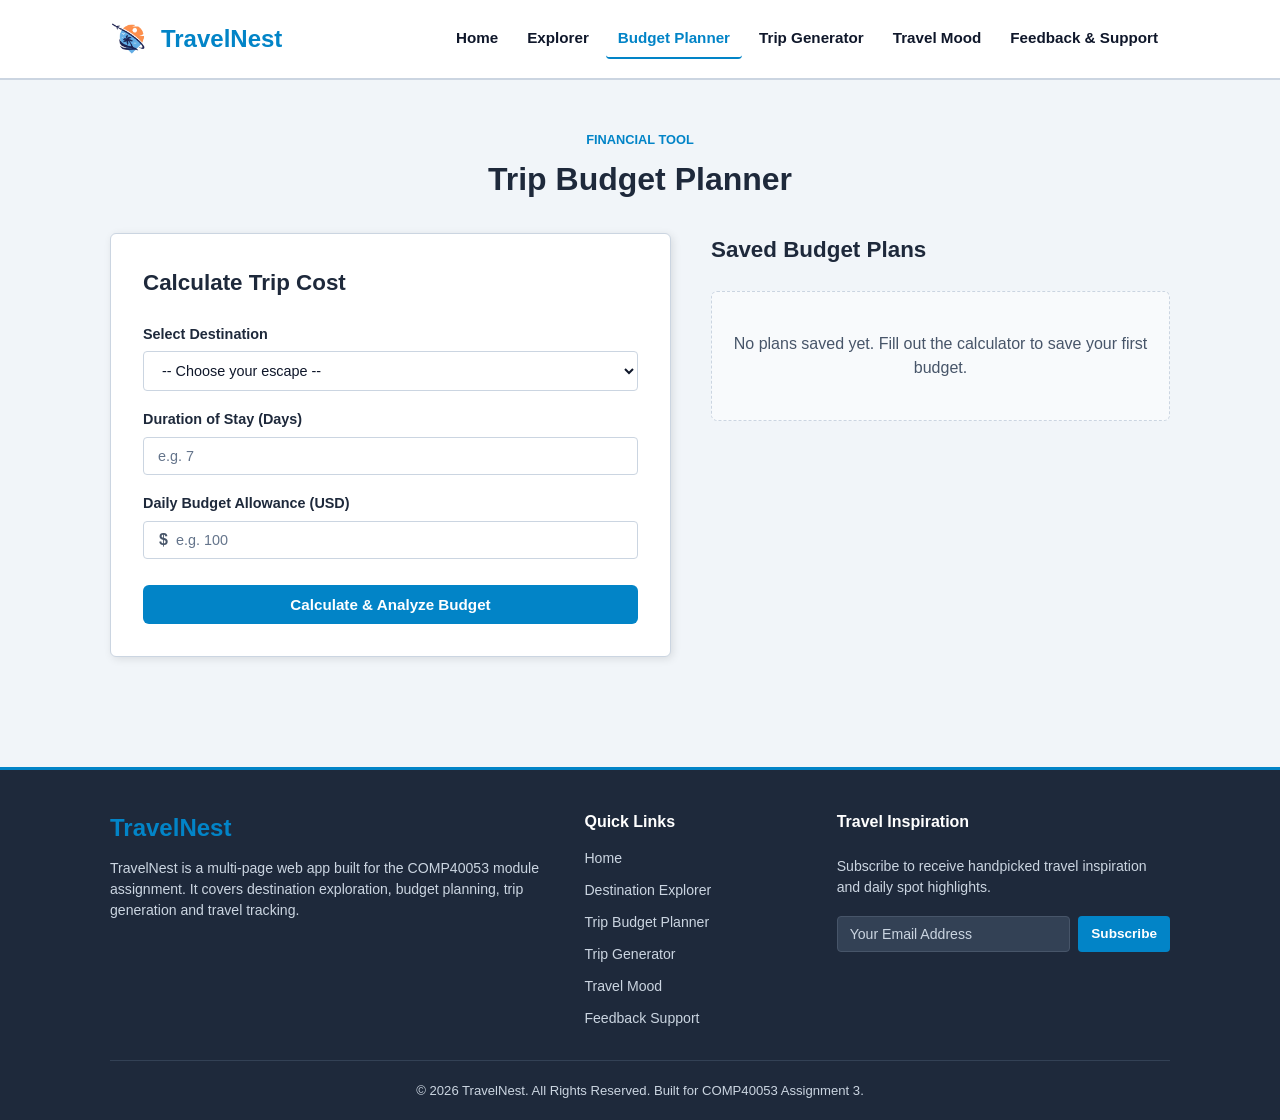
<file: pages/budget.html>
<!DOCTYPE html>
<html lang="en">
  <head>
    <meta charset="UTF-8">
    <meta name="viewport" content="width=device-width, initial-scale=1.0">

    <!-- SEO Meta Tags -->
    <title>Trip Budget Planner - TravelNest</title>
    <meta
      name="description"
      content="Calculate and evaluate your travel itinerary budgets, compare accommodation, food and travel costs, and save plans."
   >
    <meta
      name="keywords"
      content="budget calculator, travel budget, vacation planner, savings goal"
   >
    <meta name="author" content="COMP40053 Student">


    <!-- Favicon -->
    <link rel="icon" type="image/png" href="../assets/icons/logo.png">

    <!-- Custom Stylesheets -->
    <link rel="stylesheet" href="../css/style.css">
    <link rel="stylesheet" href="../css/responsive.css">

    <!-- PWA Manifest -->
    <link rel="manifest" href="../manifest.json">
    <meta name="theme-color" content="#0284c7">

    <!-- Page-specific styles -->
    <link rel="stylesheet" href="../css/budget.css">
  </head>
  <body>
    <!-- Header Section -->
    <header class="header">
      <div class="container navbar">
        <a href="../index.html" class="navbar-brand" id="nav-brand-logo">
          <img
            src="../assets/icons/logo.png"
            alt="TravelNest Logo"
            class="navbar-logo"
         >
          <span class="navbar-title">TravelNest</span>
        </a>

        <!-- Hamburger Menu Trigger -->
        <button type="button"
          class="navbar-burger"
          aria-label="menu"
          aria-expanded="false"
          id="burger-btn"
        >
          <span></span>
          <span></span>
          <span></span>
        </button>

        <!-- Navigation Links -->
        <nav class="navbar-menu" id="nav-menu">
          <a href="../index.html" class="navbar-item">Home</a>
          <a href="./explorer.html" class="navbar-item">Explorer</a>
          <a href="./budget.html" class="navbar-item">Budget Planner</a>
          <a href="./generator.html" class="navbar-item">Trip Generator</a>
          <a href="./mood.html" class="navbar-item">Travel Mood</a>
          <a href="./feedback.html" class="navbar-item">Feedback &amp; Support</a>
        </nav>
      </div>
    </header>

    <!-- Main Content Wrapper -->
    <main class="main-content">
      <section class="section">
        <div class="container">
          <div class="section-title-wrap reveal">
            <span class="section-subtitle">Financial Tool</span>
            <h1 class="section-title">Trip Budget Planner</h1>
          </div>

          <div class="planner-wrapper">
            <!-- Input Form Section -->
            <div class="planner-card">
              <h2
                style="font-size: 1.4rem; margin-bottom: 24px; font-weight: 800"
              >
                Calculate Trip Cost
              </h2>

              <form id="budget-form">
                <!-- Destination Dropdown Selection -->
                <div class="form-group">
                  <label for="budget-destination" class="form-label"
                    >Select Destination</label
                  >
                  <select id="budget-destination" class="form-select" required>
                    <option value="" disabled selected>
                      -- Choose your escape --
                    </option>
                    <option value="kyoto-japan">Kyoto (Japan)</option>
<option value="bali-indonesia">Bali (Indonesia)</option>
<option value="queenstown-new-zealand">Queenstown (New Zealand)</option>
<option value="rome-italy">Rome (Italy)</option>
<option value="reykjavik-iceland">Reykjavik (Iceland)</option>
<option value="cape-town-south-africa">Cape Town (South Africa)</option>
<option value="cairo-egypt">Cairo (Egypt)</option>
<option value="new-york-city-usa">New York City (United States)</option>
<option value="banff-canada">Banff (Canada)</option>
<option value="rio-de-janeiro-brazil">Rio de Janeiro (Brazil)</option>
<option value="machu-picchu-peru">Machu Picchu (Peru)</option>
<option value="sydney-australia">Sydney (Australia)</option>
<option value="marrakech-morocco">Marrakech (Morocco)</option>
<option value="costa-rica">Costa Rica (La Fortuna) (Costa Rica)</option>
                  </select>
                </div>

                <!-- Number of Days -->
                <div class="form-group">
                  <label for="budget-days" class="form-label"
                    >Duration of Stay (Days)</label
                  >
                  <input
                    type="number"
                    id="budget-days"
                    class="form-input"
                    min="1"
                    max="365"
                    placeholder="e.g. 7"
                    required
                 >
                </div>

                <!-- Daily Allowance -->
                <div class="form-group">
                  <label for="budget-daily" class="form-label"
                    >Daily Budget Allowance (USD)</label
                  >
                  <div style="position: relative">
                    <span
                      style="
                        position: absolute;
                        left: 16px;
                        top: 50%;
                        transform: translateY(-50%);
                        font-weight: 700;
                        color: var(--text-muted);
                      "
                      >$</span
                    >
                    <input
                      type="number"
                      id="budget-daily"
                      class="form-input"
                      min="1"
                      max="10000"
                      placeholder="e.g. 100"
                      style="padding-left: 32px"
                      required
                   >
                  </div>
                </div>

                <button
                  type="submit"
                  class="btn btn-primary"
                  style="width: 100%; margin-top: 8px"
                >
                  Calculate &amp; Analyze Budget
                </button>
              </form>

              <!-- Result Display Panel -->
              <div class="result-panel" id="result-panel">
                <div class="counter-wrapper">
                  <span class="total-cost-title">Estimated Total Cost</span>
                  <div class="total-cost-amount" id="total-amount">$0</div>
                  <div class="status-badge" id="status-badge">Low Budget</div>
                </div>

                <div class="progress-container">
                  <div class="progress-labels">
                    <span>Budget Tier Analysis</span>
                    <span id="tier-percent">0%</span>
                  </div>
                  <div class="progress-bar-bg">
                    <div class="progress-bar-fill" id="progress-fill"></div>
                  </div>
                  <div class="tier-markers">
                    <span id="label-low">Budget ($0)</span>
                    <span id="label-mod">Moderate ($0)</span>
                    <span id="label-lux">Luxury ($0)</span>
                  </div>
                </div>

                <button type="button"
                  class="btn btn-accent btn-sm"
                  id="save-budget-btn"
                  style="
                    width: 100%;
                    display: flex;
                    align-items: center;
                    justify-content: center;
                    gap: 8px;
                  "
                >
                  Save This Plan to Local List
                </button>
              </div>
            </div>

            <!-- Saved Calculations Section -->
            <div>
              <h2
                style="font-size: 1.4rem; margin-bottom: 24px; font-weight: 800"
              >
                Saved Budget Plans
              </h2>

              <div class="saved-plans-container" id="saved-plans-list">
                <!-- Populated via JS -->
                <div class="no-plans">
                  <div class="plans-icon" style="display:flex;justify-content:center;margin-bottom:12px;">
                    <img src="../assets/icons/empty-budget.png" alt="No Plans Icon" loading="lazy" decoding="async" style="width:48px;height:48px;object-fit:contain;">
                  </div>
                  <p>
                    No plans saved yet. Fill out the calculator to save your
                    first budget.
                  </p>
                </div>
              </div>
            </div>
          </div>
        </div>
      </section>
    </main>

    <!-- Footer Section -->
    <footer class="footer">
      <div class="container">
        <div class="footer-grid">
          <div class="footer-logo-desc">
            <span class="footer-logo">TravelNest</span>
            <p class="footer-desc">
              TravelNest is a multi-page web app built for the COMP40053 module assignment.
              It covers destination exploration, budget planning, trip generation and travel tracking.
            </p>
          </div>

          <div class="footer-links-wrap">
            <h3 class="footer-links-title">Quick Links</h3>
            <ul class="footer-links-list">
              <li><a href="../index.html" class="footer-link">Home</a></li>
              <li>
                <a href="./explorer.html" class="footer-link"
                  >Destination Explorer</a
                >
              </li>
              <li>
                <a href="./budget.html" class="footer-link"
                  >Trip Budget Planner</a
                >
              </li>
              <li>
                <a href="./generator.html" class="footer-link"
                  >Trip Generator</a
                >
              </li>
              <li><a href="./mood.html" class="footer-link">Travel Mood</a></li>
              <li>
                <a href="./feedback.html" class="footer-link"
                  >Feedback Support</a
                >
              </li>
            </ul>
          </div>

          <div class="footer-newsletter-wrap">
            <h3 class="footer-links-title">Travel Inspiration</h3>
            <p class="footer-desc" style="margin-bottom: 8px">
              Subscribe to receive handpicked travel inspiration and daily spot
              highlights.
            </p>
            <form class="footer-newsletter-form" id="newsletter-form">
              <input
                type="email"
                placeholder="Your Email Address"
                class="footer-newsletter-input"
                aria-label="Email address for travel inspiration newsletter"
                required
                id="newsletter-email"
             >
              <button type="submit" class="btn btn-primary btn-sm">
                Subscribe
              </button>
            </form>
          </div>
        </div>

        <div class="footer-bottom">
          <p>
            &copy; 2026 TravelNest. All Rights Reserved. Built for COMP40053
            Assignment 3.
          </p>
        </div>
      </div>
    </footer>

    <!-- Javascript imports -->
    <script src="../js/data.js"></script>
    <script src="../js/main.js"></script>
    <script src="../js/budget.js"></script>
  </body>
</html>
</file>
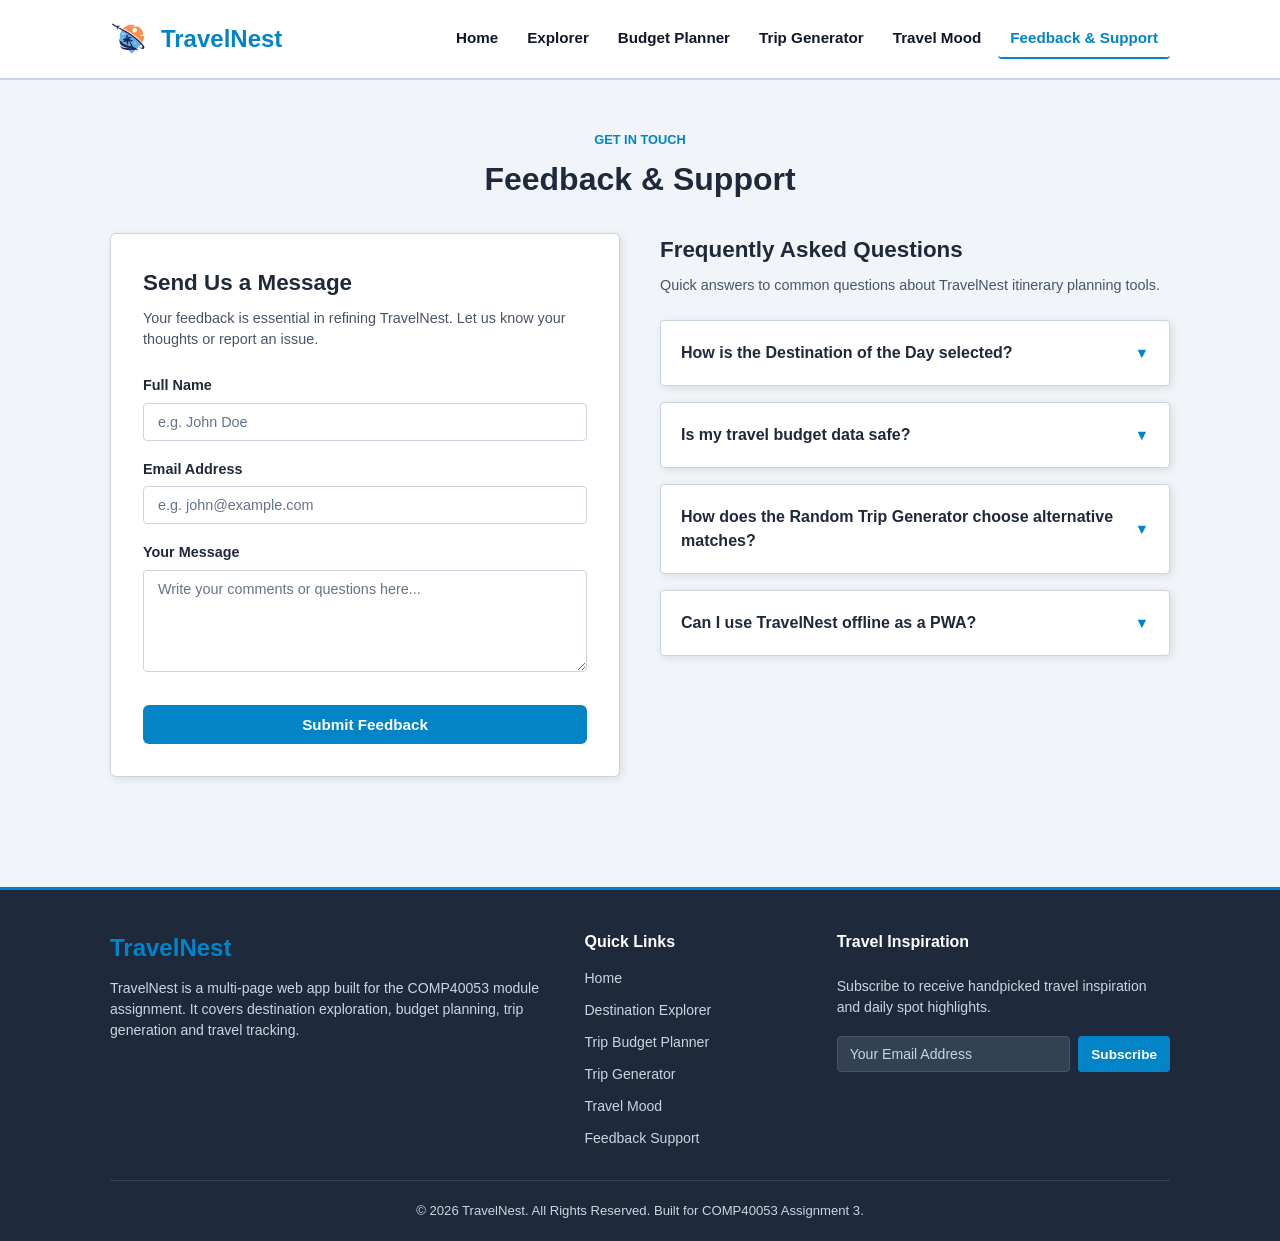
<file: pages/feedback.html>
<!DOCTYPE html>
<html lang="en">
<head>
  <meta charset="UTF-8">
  <meta name="viewport" content="width=device-width, initial-scale=1.0">
  
  <!-- SEO Meta Tags -->
  <title>Feedback &amp; Support - TravelNest</title>
  <meta name="description" content="Reach out to the TravelNest support team with feedback or questions. Browse our interactive FAQ accordion for quick help.">
  <meta name="keywords" content="feedback, customer support, FAQ accordion, help center">
  <meta name="author" content="COMP40053 Student">
  
  
  <!-- Favicon -->
  <link rel="icon" type="image/png" href="../assets/icons/logo.png">
  
  <!-- Custom Stylesheets -->
  <link rel="stylesheet" href="../css/style.css">
  <link rel="stylesheet" href="../css/responsive.css">

  <!-- PWA Manifest -->
  <link rel="manifest" href="../manifest.json">
  <meta name="theme-color" content="#0284c7">
  
  <!-- Page-specific styles -->
  <link rel="stylesheet" href="../css/feedback.css">
</head>
<body>

  <!-- Header Section -->
  <header class="header">
    <div class="container navbar">
      <a href="../index.html" class="navbar-brand" id="nav-brand-logo">
        <img src="../assets/icons/logo.png" alt="TravelNest Logo" class="navbar-logo">
        <span class="navbar-title">TravelNest</span>
      </a>
      
      <!-- Hamburger Menu Trigger -->
      <button type="button" class="navbar-burger" aria-label="menu" aria-expanded="false" id="burger-btn">
        <span></span>
        <span></span>
        <span></span>
      </button>
      
      <!-- Navigation Links -->
      <nav class="navbar-menu" id="nav-menu">
        <a href="../index.html" class="navbar-item">Home</a>
        <a href="./explorer.html" class="navbar-item">Explorer</a>
        <a href="./budget.html" class="navbar-item">Budget Planner</a>
        <a href="./generator.html" class="navbar-item">Trip Generator</a>
        <a href="./mood.html" class="navbar-item">Travel Mood</a>
        <a href="./feedback.html" class="navbar-item">Feedback &amp; Support</a>
      </nav>
    </div>
  </header>

  <!-- Main Content Wrapper -->
  <main class="main-content">
    <section class="section">
      <div class="container">
        
        <div class="section-title-wrap reveal">
          <span class="section-subtitle">Get In Touch</span>
          <h1 class="section-title">Feedback &amp; Support</h1>
        </div>
        
        <div class="support-wrapper">
          
          <!-- Validated Feedback Form Section -->
          <div class="feedback-card">
            <h2 style="font-size: 1.4rem; font-weight: 800; margin-bottom: 8px;">Send Us a Message</h2>
            <p style="font-size: 0.9rem; color: var(--text-muted); margin-bottom: 24px;">Your feedback is essential in refining TravelNest. Let us know your thoughts or report an issue.</p>
            
            <form id="feedback-form" novalidate>
              
              <!-- Name Field -->
              <div class="form-group" id="group-name">
                <label for="fb-name" class="form-label">Full Name</label>
                <input type="text" id="fb-name" class="form-input" placeholder="e.g. John Doe" required>
                <span class="validation-error-msg" id="error-name">Name must be at least 3 characters long.</span>
              </div>
              
              <!-- Email Field -->
              <div class="form-group" id="group-email">
                <label for="fb-email" class="form-label">Email Address</label>
                <input type="email" id="fb-email" class="form-input" placeholder="e.g. john@example.com" required>
                <span class="validation-error-msg" id="error-email">Please enter a valid email address.</span>
              </div>
              
              <!-- Message Field -->
              <div class="form-group" id="group-message">
                <label for="fb-message" class="form-label">Your Message</label>
                <textarea id="fb-message" class="form-textarea" rows="5" placeholder="Write your comments or questions here..." required></textarea>
                <span class="validation-error-msg" id="error-message">Message must be at least 15 characters long.</span>
              </div>
              
              <button type="submit" class="btn btn-primary" style="width: 100%; margin-top: 8px;">
                Submit Feedback
              </button>
            </form>
          </div>
          
          <!-- Accordion FAQ Section -->
          <div>
            <h2 style="font-size: 1.4rem; font-weight: 800; margin-bottom: 8px;">Frequently Asked Questions</h2>
            <p style="font-size: 0.9rem; color: var(--text-muted); margin-bottom: 24px;">Quick answers to common questions about TravelNest itinerary planning tools.</p>
            
            <div class="faq-container" id="faq-accordion-box">
              
              <!-- FAQ 1 -->
              <div class="faq-item">
                <div class="faq-header">
                  <span>How is the Destination of the Day selected?</span>
                  <span class="faq-icon">▼</span>
                </div>
                <div class="faq-body">
                  <div class="faq-content">
                    The Spotlight Destination changes automatically every 24 hours at midnight. It utilizes a deterministic calendar date hashing algorithm, cycling through our global registry database so that every user sees the exact same highlighted destination daily.
                  </div>
                </div>
              </div>
              
              <!-- FAQ 2 -->
              <div class="faq-item">
                <div class="faq-header">
                  <span>Is my travel budget data safe?</span>
                  <span class="faq-icon">▼</span>
                </div>
                <div class="faq-body">
                  <div class="faq-content">
                    Yes! All your travel budgets, saved wishlists, explored status settings, and newsletter preferences are stored safely and locally inside your browser's <code>localStorage</code> database. No financial information is sent to external servers, protecting your privacy.
                  </div>
                </div>
              </div>
              
              <!-- FAQ 3 -->
              <div class="faq-item">
                <div class="faq-header">
                  <span>How does the Random Trip Generator choose alternative matches?</span>
                  <span class="faq-icon">▼</span>
                </div>
                <div class="faq-body">
                  <div class="faq-content">
                    If our database lacks an exact match for your selected vibe and budget level, the system triggers a fallback queue. It first searches for other destinations matching your travel vibe (across other budgets), then tries to match your budget (across other vibes), and finally falls back to recommending a top destination from our full list.
                  </div>
                </div>
              </div>
              
              <!-- FAQ 4 -->
              <div class="faq-item">
                <div class="faq-header">
                  <span>Can I use TravelNest offline as a PWA?</span>
                  <span class="faq-icon">▼</span>
                </div>
                <div class="faq-body">
                  <div class="faq-content">
                    Absolutely! TravelNest is fully structured as a Progressive Web Application (PWA). It registers a background Service Worker that caches stylesheets, images, HTML documents, and scripts, allowing you to open and run the planner dashboard even without internet connections.
                  </div>
                </div>
              </div>

            </div>
          </div>
          
        </div>
      </div>
    </section>
  </main>

  <!-- Footer Section -->
  <footer class="footer">
    <div class="container">
      <div class="footer-grid">
        <div class="footer-logo-desc">
          <span class="footer-logo">TravelNest</span>
          <p class="footer-desc">
            TravelNest is a multi-page web app built for the COMP40053 module assignment.
            It covers destination exploration, budget planning, trip generation and travel tracking.
          </p>
        </div>
        
        <div class="footer-links-wrap">
          <h3 class="footer-links-title">Quick Links</h3>
          <ul class="footer-links-list">
            <li><a href="../index.html" class="footer-link">Home</a></li>
            <li><a href="./explorer.html" class="footer-link">Destination Explorer</a></li>
            <li><a href="./budget.html" class="footer-link">Trip Budget Planner</a></li>
            <li><a href="./generator.html" class="footer-link">Trip Generator</a></li>
            <li><a href="./mood.html" class="footer-link">Travel Mood</a></li>
            <li><a href="./feedback.html" class="footer-link">Feedback Support</a></li>
          </ul>
        </div>
        
        <div class="footer-newsletter-wrap">
          <h3 class="footer-links-title">Travel Inspiration</h3>
          <p class="footer-desc" style="margin-bottom: 8px;">Subscribe to receive handpicked travel inspiration and daily spot highlights.</p>
          <form class="footer-newsletter-form" id="newsletter-form">
            <input type="email" placeholder="Your Email Address" class="footer-newsletter-input" aria-label="Email address for travel inspiration newsletter" required id="newsletter-email">
            <button type="submit" class="btn btn-primary btn-sm">Subscribe</button>
          </form>
        </div>
      </div>
      
      <div class="footer-bottom">
        <p>&copy; 2026 TravelNest. All Rights Reserved. Built for COMP40053 Assignment 3.</p>
      </div>
    </div>
  </footer>

  <!-- Javascript imports -->
  <script src="../js/data.js"></script>
  <script src="../js/main.js"></script>
  <script src="../js/feedback.js"></script>
</body>
</html>
</file>
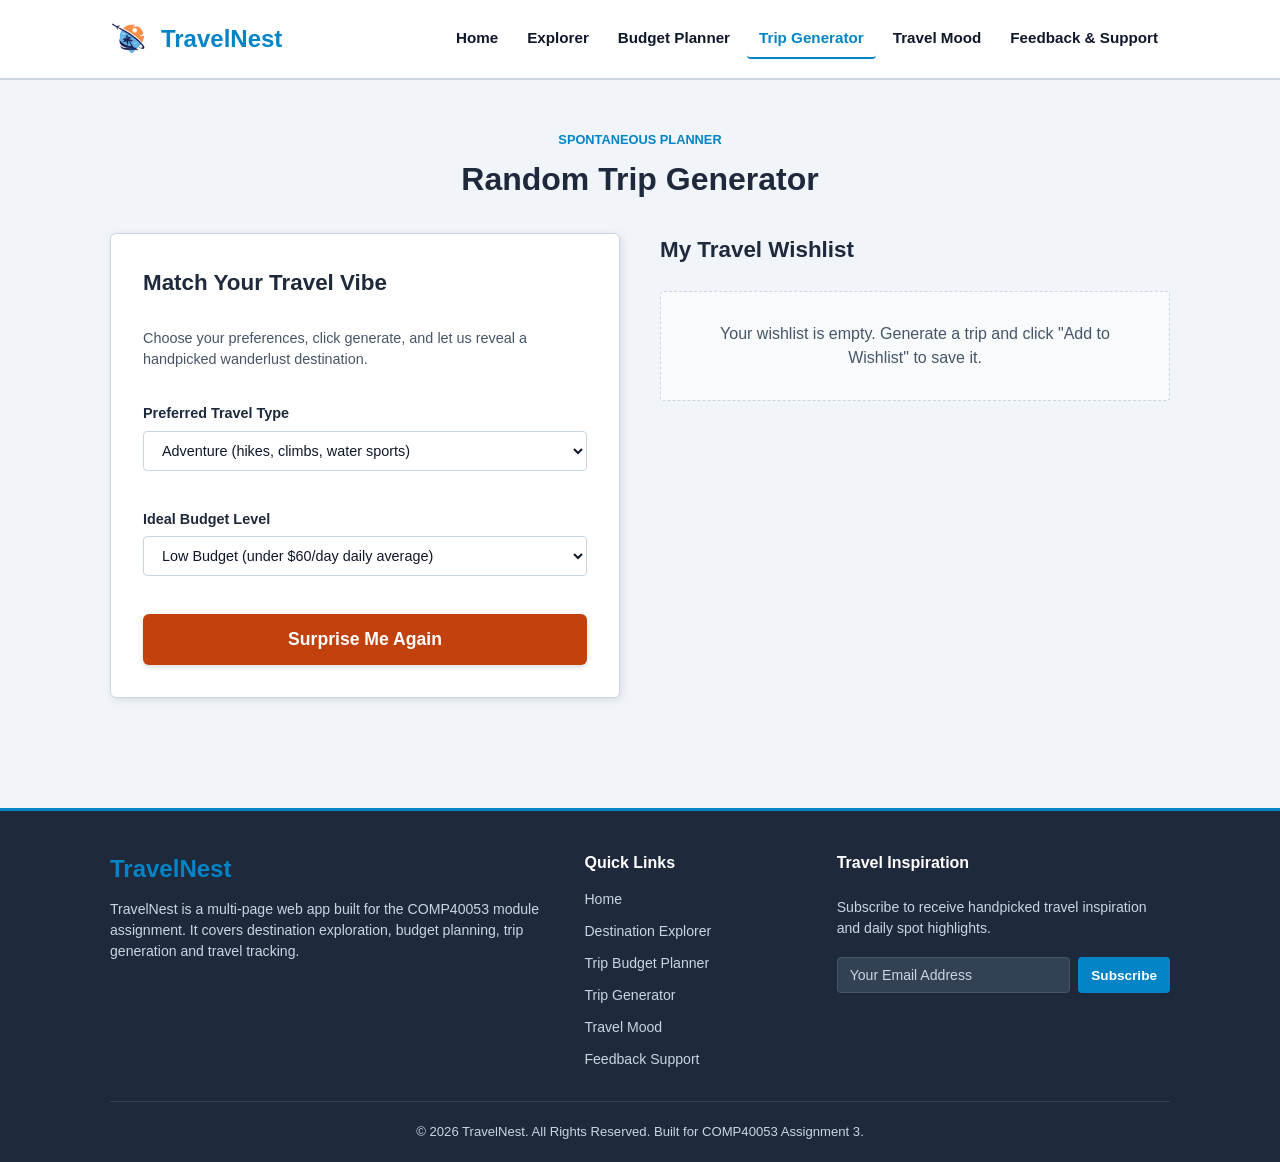
<file: pages/generator.html>
<!DOCTYPE html>
<html lang="en">
  <head>
    <meta charset="UTF-8">
    <meta name="viewport" content="width=device-width, initial-scale=1.0">

    <!-- SEO Meta Tags -->
    <title>Random Trip Generator - TravelNest</title>
    <meta
      name="description"
      content="Let our travel engine select your next destination based on budget categories and travel styles. Save options to your wishlist."
   >
    <meta
      name="keywords"
      content="trip generator, surprise travel, random destination, vacation planner"
   >
    <meta name="author" content="COMP40053 Student">


    <!-- Favicon -->
    <link rel="icon" type="image/png" href="../assets/icons/logo.png">

    <!-- Custom Stylesheets -->
    <link rel="stylesheet" href="../css/style.css">
    <link rel="stylesheet" href="../css/responsive.css">

    <!-- PWA Manifest -->
    <link rel="manifest" href="../manifest.json">
    <meta name="theme-color" content="#0284c7">

    <!-- Page-specific styles -->
    <link rel="stylesheet" href="../css/generator.css">
  </head>
  <body>
    <!-- Header Section -->
    <header class="header">
      <div class="container navbar">
        <a href="../index.html" class="navbar-brand" id="nav-brand-logo">
          <img
            src="../assets/icons/logo.png"
            alt="TravelNest Logo"
            class="navbar-logo"
         >
          <span class="navbar-title">TravelNest</span>
        </a>

        <!-- Hamburger Menu Trigger -->
        <button type="button"
          class="navbar-burger"
          aria-label="menu"
          aria-expanded="false"
          id="burger-btn"
        >
          <span></span>
          <span></span>
          <span></span>
        </button>

        <!-- Navigation Links -->
        <nav class="navbar-menu" id="nav-menu">
          <a href="../index.html" class="navbar-item">Home</a>
          <a href="./explorer.html" class="navbar-item">Explorer</a>
          <a href="./budget.html" class="navbar-item">Budget Planner</a>
          <a href="./generator.html" class="navbar-item">Trip Generator</a>
          <a href="./mood.html" class="navbar-item">Travel Mood</a>
          <a href="./feedback.html" class="navbar-item">Feedback &amp; Support</a>
        </nav>
      </div>
    </header>

    <!-- Main Content Wrapper -->
    <main class="main-content">
      <section class="section">
        <div class="container">
          <div class="section-title-wrap reveal">
            <span class="section-subtitle">Spontaneous Planner</span>
            <h1 class="section-title">Random Trip Generator</h1>
          </div>

          <div class="generator-wrapper">
            <!-- Generator Options Section -->
            <div class="filter-card">
              <h2
                style="font-size: 1.4rem; font-weight: 800; margin-bottom: 8px"
              >
                Match Your Travel Vibe
              </h2>
              <p
                style="
                  font-size: 0.9rem;
                  color: var(--text-muted);
                  margin-bottom: 12px;
                "
              >
                Choose your preferences, click generate, and let us reveal a
                handpicked wanderlust destination.
              </p>

              <div class="form-group">
                <label for="gen-type" class="form-label"
                  >Preferred Travel Type</label
                >
                <select id="gen-type" class="form-select">
                  <option value="adventure">
                    Adventure (hikes, climbs, water sports)
                  </option>
                  <option value="relaxation">
                    Relaxation (beaches, spas, retreats)
                  </option>
                  <option value="cultural">
                    Cultural (museums, ruins, food tours)
                  </option>
                  <option value="nature">
                    Nature (volcanoes, national parks, lakes)
                  </option>
                </select>
              </div>

              <div class="form-group">
                <label for="gen-budget" class="form-label"
                  >Ideal Budget Level</label
                >
                <select id="gen-budget" class="form-select">
                  <option value="low">
                    Low Budget (under $60/day daily average)
                  </option>
                  <option value="medium">
                    Medium Budget ($60 to $200/day daily average)
                  </option>
                  <option value="high">
                    High Budget (over $200/day daily average)
                  </option>
                </select>
              </div>

              <button type="button" class="btn btn-surprise" id="gen-surprise-btn">
                Surprise Me Again
              </button>

              <!-- Loading Indicator Animation -->
              <div class="loader-box" id="gen-loader">
                <div class="spinner-ring"></div>
                <p style="font-weight: 600; color: var(--accent-blue)">
                  Consulting the oracle of destinations...
                </p>
              </div>

              <!-- Result Card Panel -->
              <div class="result-destination-card" id="gen-result-card">
                <div class="result-img-box">
                  <img
                    src="../assets/placeholder.jpg"
                    alt="Generated destination"
                    class="result-img"
                    id="result-img"
                    loading="lazy"
                    decoding="async"
                    onerror="this.src = '../assets/placeholder.jpg'"
                 >
                  <span class="result-badge" id="result-type-badge"
                    >Adventure</span
                  >
                  <span
                    class="result-fallback-badge"
                    id="result-fallback-badge"
                    style="display: none"
                    >Vibe Recommendation</span
                  >
                </div>
                <div class="result-body">
                  <h3 class="result-title" id="result-title">Kyoto, Japan</h3>
                  <div class="result-meta">
                    <span id="result-continent"> Asia</span>
                    <span id="result-budget"> Medium Budget</span>
                  </div>
                  <p
                    id="result-description"
                    style="
                      font-size: 0.92rem;
                      color: var(--text-dark);
                      line-height: 1.6;
                    "
                  ></p>

                  <div class="result-actions">
                    <button type="button"
                      class="btn btn-primary"
                      id="add-wishlist-btn"
                      style="flex: 1; padding: 10px; display: flex; align-items: center; justify-content: center; gap: 6px;"
                    >
                      <img src="../assets/icons/heart-outline.png" alt="Heart" loading="lazy" decoding="async" style="width:14px;height:14px;object-fit:contain;">
                      Add to Wishlist
                    </button>
                    <a
                      href="./explorer.html"
                      class="btn btn-outline"
                      id="explorer-link-btn"
                      style="flex: 1; padding: 10px"
                    >
                      View Details →
                    </a>
                  </div>
                </div>
              </div>
            </div>

            <!-- Wishlist Sidebar Section -->
            <div>
              <h2
                style="font-size: 1.4rem; font-weight: 800; margin-bottom: 24px"
              >
                My Travel Wishlist
              </h2>

              <div class="wishlist-container" id="wishlist-container">
                <!-- Rendered dynamically by JS -->
                <div class="wishlist-empty">
                  <div class="empty-heart" style="display:flex;justify-content:center;margin-bottom:12px;">
                    <img src="../assets/icons/heart-outline.png" alt="Empty Wishlist" loading="lazy" decoding="async" style="width:48px;height:48px;object-fit:contain;">
                  </div>
                  <p>
                    Your wishlist is empty. Generate a trip and click "Add to
                    Wishlist" to save it.
                  </p>
                </div>
              </div>
            </div>
          </div>
        </div>
      </section>
    </main>

    <!-- Footer Section -->
    <footer class="footer">
      <div class="container">
        <div class="footer-grid">
          <div class="footer-logo-desc">
            <span class="footer-logo">TravelNest</span>
            <p class="footer-desc">
              TravelNest is a multi-page web app built for the COMP40053 module assignment.
              It covers destination exploration, budget planning, trip generation and travel tracking.
            </p>
          </div>

          <div class="footer-links-wrap">
            <h3 class="footer-links-title">Quick Links</h3>
            <ul class="footer-links-list">
              <li><a href="../index.html" class="footer-link">Home</a></li>
              <li>
                <a href="./explorer.html" class="footer-link"
                  >Destination Explorer</a
                >
              </li>
              <li>
                <a href="./budget.html" class="footer-link"
                  >Trip Budget Planner</a
                >
              </li>
              <li>
                <a href="./generator.html" class="footer-link"
                  >Trip Generator</a
                >
              </li>
              <li><a href="./mood.html" class="footer-link">Travel Mood</a></li>
              <li>
                <a href="./feedback.html" class="footer-link"
                  >Feedback Support</a
                >
              </li>
            </ul>
          </div>

          <div class="footer-newsletter-wrap">
            <h3 class="footer-links-title">Travel Inspiration</h3>
            <p class="footer-desc" style="margin-bottom: 8px">
              Subscribe to receive handpicked travel inspiration and daily spot
              highlights.
            </p>
            <form class="footer-newsletter-form" id="newsletter-form">
              <input
                type="email"
                placeholder="Your Email Address"
                class="footer-newsletter-input"
                aria-label="Email address for travel inspiration newsletter"
                required
                id="newsletter-email"
             >
              <button type="submit" class="btn btn-primary btn-sm">
                Subscribe
              </button>
            </form>
          </div>
        </div>

        <div class="footer-bottom">
          <p>
            &copy; 2026 TravelNest. All Rights Reserved. Built for COMP40053
            Assignment 3.
          </p>
        </div>
      </div>
    </footer>

    <!-- Javascript imports -->
    <script src="../js/data.js"></script>
    <script src="../js/main.js"></script>
    <script src="../js/generator.js"></script>
  </body>
</html>
</file>
<file: css/style.css>
/* core styling and styles for the layout */
/* simple student stylesheet - styling for COMP40053 coursework assignment */

:root {
  /* Colors - standard slate and blue shades */
  --primary-color: #1e293b;       /* Slate dark */
  --primary-hover: #334155;       /* Slate medium */
  --accent-blue: #0284c7;         /* Standard Sky Blue */
  --accent-coral: #c2410c;        /* Strong orange/coral with accessible text */
  --accent-teal: #0f766e;         /* Dark teal */
  --text-dark: #0f172a;           /* Dark body text */
  --text-muted: #475569;          /* Accessible grey text */
  --text-light: #f8fafc;          /* White/light grey */
  --bg-light: #f1f5f9;            /* Greyish background */
  --bg-dark: #0f172a;             /* Dark mode background */
  --card-bg: #ffffff;
  --card-shadow: 2px 2px 8px rgba(0, 0, 0, 0.1); /* basic simple shadow */
  --card-shadow-hover: 4px 4px 12px rgba(0, 0, 0, 0.15);
  --border-color: #cbd5e1;        /* border color */

  /* Fonts - using Poppins from Google Fonts */
  --font-heading: 'Poppins', "Segoe UI", Arial, sans-serif;
  --font-body: 'Poppins', "Segoe UI", Arial, sans-serif;

  /* Layout & Spacing */
  --border-radius-sm: 4px;
  --border-radius-md: 6px;
  --border-radius-lg: 8px;
  --transition-smooth: 0.2s ease;
  --transition-fast: 0.1s ease;
  
  scroll-behavior: smooth;
}

/* simple css resets */
* {
  box-sizing: border-box;
  margin: 0;
  padding: 0;
}

body {
  font-family: var(--font-body);
  background-color: var(--bg-light);
  color: var(--text-dark);
  line-height: 1.5; /* standard line height */
  overflow-x: hidden;
  display: flex;
  flex-direction: column;
  min-height: 100vh;
}

h1, h2, h3, h4, h5, h6 {
  font-family: var(--font-heading);
  font-weight: bold;
  color: var(--primary-color);
  margin-bottom: 8px;
}

a {
  color: inherit;
  text-decoration: none;
  transition: color var(--transition-fast);
}

img {
  max-width: 100%;
  height: auto;
  display: block;
}

/* page content layout */
.main-content {
  flex: 1;
  padding-top: 80px; /* space for fixed navigation bar */
}

/* basic container */
.container {
  max-width: 1100px; /* slightly smaller width for standard look */
  margin: 0 auto;
  padding: 0 20px;
  width: 100%;
}

/* Header & Navbar */
.header {
  position: fixed;
  top: 0;
  left: 0;
  right: 0;
  z-index: 1000;
  background: #ffffff;
  border-bottom: 2px solid var(--border-color); /* slightly thicker student style border */
  height: 80px;
  display: flex;
  align-items: center;
}

.header-scrolled {
  box-shadow: 0 2px 5px rgba(0, 0, 0, 0.1);
}

body.dark-mode .header {
  background: #1e293b;
  border-color: #475569;
}

.navbar {
  display: flex;
  justify-content: space-between;
  align-items: center;
  width: 100%;
}

.navbar-brand {
  display: flex;
  align-items: center;
  gap: 10px;
}

.navbar-logo {
  height: 35px;
  width: auto;
  border-radius: var(--border-radius-sm);
}

.navbar-title {
  font-family: var(--font-heading);
  font-size: 1.5rem;
  font-weight: bold;
  color: var(--accent-blue);
}

.navbar-menu {
  display: flex;
  gap: 5px;
  align-items: center;
}

.navbar-item {
  font-weight: 600;
  font-size: 0.95rem;
  padding: 8px 12px;
  border-radius: var(--border-radius-sm);
  color: var(--text-dark);
  border-bottom: 2px solid transparent; /* simple student underline indicator */
}

.navbar-item:hover,
.navbar-item.is-active-link {
  color: var(--accent-blue);
  border-bottom-color: var(--accent-blue);
}

.navbar-item:focus-visible,
.navbar-brand:focus-visible,
.navbar-burger:focus-visible,
.btn:focus-visible,
.footer-link:focus-visible,
.pill:focus-visible,
.faq-header:focus-visible,
.form-input:focus-visible,
.form-select:focus-visible,
.form-textarea:focus-visible {
  outline: 3px solid rgba(2, 132, 199, 0.45);
  outline-offset: 3px;
}

/* Hamburger button for mobile */
.navbar-burger {
  display: none;
  flex-direction: column;
  justify-content: space-between;
  width: 25px;
  height: 18px;
  cursor: pointer;
  background: none;
  border: none;
}

.navbar-burger span {
  display: block;
  height: 2px;
  width: 100%;
  background-color: var(--primary-color);
  border-radius: 2px;
}

/* simple standard buttons */
.btn {
  display: inline-block;
  text-align: center;
  padding: 10px 20px;
  border-radius: var(--border-radius-md);
  font-weight: bold;
  font-size: 0.95rem;
  cursor: pointer;
  border: 1px solid transparent;
  outline: none;
  transition: background var(--transition-fast);
}

.btn-primary {
  background: var(--accent-blue);
  color: #fff;
}

.btn-primary:hover {
  background: #0274be;
}

.btn-accent {
  background: var(--accent-coral);
  color: #fff;
}

.btn-accent:hover {
  background: #9a3412;
}

.btn-outline {
  background: transparent;
  border: 1px solid var(--border-color);
  color: var(--primary-color);
}

.btn-outline:hover {
  background: #f1f5f9;
  border-color: var(--accent-blue);
}

body.dark-mode .btn-outline:hover {
  background: #334155;
}

.btn-sm {
  padding: 6px 12px;
  font-size: 0.85rem;
  border-radius: var(--border-radius-sm);
}

/* Simple Spinner animation for loading */
@keyframes spin {
  to { transform: rotate(360deg); }
}

/* Section common spacing */
.section {
  padding: 50px 0; /* simplified section padding */
}

.section-bg-alt {
  background-color: #f8fafc;
}
body.dark-mode .section-bg-alt {
  background-color: #0f172a;
}

.section-title-wrap {
  text-align: center;
  margin-bottom: 30px;
}

/* small label above the heading */
.section-subtitle {
  color: var(--accent-blue);
  font-weight: 600;
  text-transform: uppercase;
  font-size: 0.8rem;
  margin-bottom: 6px;
  display: block;
}

.section-title {
  font-size: 2rem;
  font-weight: bold;
  color: var(--primary-color);
}

/* Form Styles */
.form-group {
  margin-bottom: 18px;
}

.form-label {
  display: block;
  font-weight: 600;
  font-size: 0.9rem;
  margin-bottom: 6px;
  color: var(--primary-color);
}

/* standard form inputs */
.form-input, .form-textarea, .form-select {
  width: 100%;
  padding: 10px 14px;
  border-radius: var(--border-radius-sm);
  border: 1px solid var(--border-color);
  background-color: #fff;
  font-family: var(--font-body);
  font-size: 0.9rem;
  color: var(--text-dark);
  outline: none;
}

.form-input::placeholder,
.form-textarea::placeholder {
  color: #64748b;
  opacity: 1;
}

/* highlight on focus */
.form-input:focus, .form-textarea:focus, .form-select:focus {
  border-color: var(--accent-blue);
  outline: 2px solid rgba(2, 132, 199, 0.2);
}

/* simple table styles */
.table-wrapper {
  overflow-x: auto;
  margin: 16px 0;
  border: 1px solid var(--border-color);
}

.custom-table {
  width: 100%;
  border-collapse: collapse;
  text-align: left;
  font-size: 0.88rem;
}

.custom-table th {
  background-color: #e2e8f0; /* light grey header */
  color: var(--primary-color);
  font-weight: bold;
  padding: 10px 14px;
  border-bottom: 1px solid var(--border-color);
}

.custom-table td {
  padding: 10px 14px;
  border-bottom: 1px solid var(--border-color);
  color: var(--text-dark);
}

.custom-table tr:last-child td {
  border-bottom: none;
}

/* alternate rows for readability */
.custom-table tr:nth-child(even) {
  background-color: #f8fafc;
}

/* Modal popup styles */
.modal {
  position: fixed;
  top: 0;
  left: 0;
  width: 100%;
  height: 100%;
  background-color: rgba(0, 0, 0, 0.55);
  z-index: 2000;
  display: flex;
  align-items: center;
  justify-content: center;
  opacity: 0;
  pointer-events: none;
  transition: opacity 0.2s ease;
}

.modal.is-active {
  opacity: 1;
  pointer-events: auto;
}

.modal-content {
  background: var(--card-bg);
  border-radius: var(--border-radius-md);
  max-width: 660px;
  width: calc(100% - 32px);
  max-height: 85vh;
  overflow-y: auto;
  box-shadow: var(--card-shadow-hover);
  position: relative;
}

.modal-header {
  padding: 20px;
  border-bottom: 1px solid var(--border-color);
  display: flex;
  justify-content: space-between;
  align-items: center;
}

.modal-title {
  font-size: 1.4rem;
}

.modal-close {
  background: none;
  border: none;
  font-size: 1.6rem;
  cursor: pointer;
  color: var(--text-muted);
}

.modal-close:hover {
  color: #e00;
}

.modal-body {
  padding: 20px;
}

/* footer section */
.footer {
  background-color: #1e293b; /* dark footer */
  color: #f8fafc;
  padding: 40px 0 20px;
  margin-top: auto;
  border-top: 3px solid var(--accent-blue);
}

/* 3 column grid layout for footer */
.footer-grid {
  display: grid;
  grid-template-columns: 2fr 1fr 1.5fr;
  gap: 30px;
  margin-bottom: 30px;
}

.footer-logo-desc {
  display: flex;
  flex-direction: column;
  gap: 12px;
}

.footer-logo {
  font-size: 1.5rem;
  font-weight: bold;
  color: var(--accent-blue);
}

.footer-desc {
  color: #cbd5e1;
  font-size: 0.88rem;
  line-height: 1.5;
}

.footer-links-title {
  font-size: 1rem;
  font-weight: bold;
  margin-bottom: 12px;
  color: #fff;
}

.footer-links-list {
  list-style: none;
  display: flex;
  flex-direction: column;
  gap: 8px;
}

.footer-link {
  color: #cbd5e1;
  font-size: 0.88rem;
  display: inline-block;
}

.footer-link:hover {
  color: var(--accent-blue);
}

.footer-newsletter-wrap {
  display: flex;
  flex-direction: column;
  gap: 10px;
}

/* email and subscribe button side by side */
.footer-newsletter-form {
  display: flex;
  gap: 8px;
}

.footer-newsletter-input {
  flex: 1;
  padding: 9px 12px;
  border-radius: var(--border-radius-sm);
  border: 1px solid #475569;
  background: #334155;
  color: #fff;
  font-size: 0.88rem;
  outline: none;
}

.footer-newsletter-input::placeholder {
  color: #cbd5e1;
  opacity: 1;
}

.footer-newsletter-input:focus {
  border-color: var(--accent-blue);
}

.footer-bottom {
  text-align: center;
  padding-top: 20px;
  border-top: 1px solid #334155;
  color: #cbd5e1;
  font-size: 0.82rem;
}

/* ============================================
   Scroll Reveal Animation
   Elements with .reveal class fade in when
   they scroll into view (via IntersectionObserver in main.js)
   ============================================ */
.reveal {
  opacity: 0;
  transform: translateY(22px);
  transition: opacity 0.55s ease, transform 0.55s ease;
}

.reveal.is-visible {
  opacity: 1;
  transform: translateY(0);
}

/* ============================================
   Generator Button Animation
   Runs when the Surprise Me button is clicked
   ============================================ */
@keyframes btn-pulse {
  0%   { transform: scale(1); }
  30%  { transform: scale(0.93); }
  70%  { transform: scale(1.07); }
  100% { transform: scale(1); }
}

.btn-animating {
  animation: btn-pulse 0.45s ease;
}

/* loader spinner for generator page */
@keyframes spin {
  from { transform: rotate(0deg); }
  to   { transform: rotate(360deg); }
}

.loader-spinner {
  width: 36px;
  height: 36px;
  border: 3px solid var(--border-color);
  border-top-color: var(--accent-blue);
  border-radius: 50%;
  animation: spin 0.8s linear infinite;
  margin: 0 auto 10px;
}

.hero {
  display: grid;
  grid-template-columns: 1fr 1fr;
  gap: 40px;
  align-items: center;
  padding: 50px 0;
  }

      .hero-tag {
        font-size: 0.85rem;
        font-weight: 700;
        text-transform: uppercase;
        color: var(--accent-blue);
        margin-bottom: 6px;
        display: block;
      }

      .hero-title {
        font-size: 2.8rem;
        line-height: 1.2;
        font-weight: bold;
        margin-bottom: 14px;
      }

      /* quote box styling */
      .quote-slider-container {
        background: #ffffff;
        border-left: 4px solid var(--accent-blue);
        padding: 14px 20px;
        margin-top: 14px;
        min-height: 80px;
      }

      .quote-text {
        font-size: 1rem;
        font-style: italic;
        color: var(--text-dark);
        margin-bottom: 5px;
      }

      .quote-author {
        font-size: 0.82rem;
        font-weight: 600;
        color: var(--text-muted);
      }

      .hero-img-wrap {
        position: relative;
      }

      .hero-img {
        width: 100%;
        border-radius: var(--border-radius-md);
        object-fit: cover;
        height: 420px;
        box-shadow: var(--card-shadow);
      }

      .hero-img-overlay {
        position: absolute;
        bottom: -16px;
        left: -16px;
        background: var(--card-bg);
        border-radius: var(--border-radius-sm);
        padding: 12px 18px;
        box-shadow: var(--card-shadow);
        border: 1px solid var(--border-color);
      }

      .hero-img-overlay-text h2 {
        font-size: 0.9rem;
        color: var(--primary-color);
      }

      .hero-img-overlay-text p {
        font-size: 0.78rem;
        color: var(--text-muted);
      }

      /* destination of the day card */
      .dod-card {
        display: grid;
        grid-template-columns: 1fr 1fr;
        background: var(--card-bg);
        border-radius: var(--border-radius-md);
        overflow: hidden;
        box-shadow: var(--card-shadow);
        border: 1px solid var(--border-color);
        margin-top: 20px;
      }

      .dod-card:hover {
        box-shadow: var(--card-shadow-hover);
      }

      .dod-img {
        width: 100%;
        height: 100%;
        object-fit: cover;
        min-height: 320px;
      }

      .dod-content {
        padding: 32px;
        display: flex;
        flex-direction: column;
        justify-content: center;
        gap: 14px;
      }

      .dod-badge {
        display: inline-block;
        background: #fff3e0;
        color: var(--accent-coral);
        padding: 4px 12px;
        border-radius: var(--border-radius-sm);
        font-weight: 700;
        font-size: 0.78rem;
        align-self: flex-start;
      }

      .dod-title {
        font-size: 1.9rem;
        font-weight: bold;
      }

      .dod-meta {
        display: flex;
        gap: 14px;
        font-size: 0.88rem;
        font-weight: 600;
        color: var(--text-muted);
        flex-wrap: wrap;
      }

      .dod-desc {
        color: var(--text-muted);
        font-size: 0.9rem;
      }

      /* features cards grid */
      .features-grid {
        display: grid;
        grid-template-columns: repeat(auto-fit, minmax(260px, 1fr));
        gap: 24px;
      }

      .feature-card {
        background: var(--card-bg);
        border-radius: var(--border-radius-md);
        padding: 24px;
        box-shadow: var(--card-shadow);
        border: 1px solid var(--border-color);
        display: flex;
        flex-direction: column;
        gap: 12px;
      }

      .feature-card:hover {
        border-color: var(--accent-blue);
        box-shadow: var(--card-shadow-hover);
      }

      .feature-icon-box {
        width: 46px;
        height: 46px;
        border-radius: var(--border-radius-sm);
        display: flex;
        align-items: center;
        justify-content: center;
        margin-bottom: 4px;
      }

      /* icon box colors */
      .feat-blue { background: #e0f2fe; }
      .feat-teal { background: #ccfbf1; }
      .feat-coral { background: #ffedd5; }

      .feature-card h3 {
        font-size: 1.1rem;
      }

      .feature-card p {
        color: var(--text-muted);
        font-size: 0.88rem;
        flex: 1;
      }

      .feature-link {
        font-weight: 700;
        font-size: 0.88rem;
        color: var(--accent-blue);
        display: inline-block;
        margin-top: 6px;
      }

      /* mobile hero */
      @media screen and (max-width: 768px) {
        .hero {
          grid-template-columns: 1fr;
          text-align: center;
          padding: 30px 0;
          gap: 24px;
        }
        .hero-title { font-size: 2rem; }
        .dod-card { grid-template-columns: 1fr; }
        .dod-img { min-height: 200px; height: 200px; }
        .dod-content { padding: 20px; }
        .dod-title { font-size: 1.5rem; }
        .hero-img { height: 280px; }
      }
</file>
<file: css/responsive.css>
/* responsive media queries for TravelNest */
/* handles tablet and mobile layout changes */

@media screen and (max-width: 992px) {

  /* footer changes to two column on tablet */
  .footer-grid {
    grid-template-columns: 1fr 1fr;
    gap: 24px;
  }
  
  .footer-logo-desc {
    grid-column: span 2;
  }

  .section {
    padding: 40px 0;
  }

  .section-title {
    font-size: 1.7rem;
  }
}

@media screen and (max-width: 768px) {
  /* mobile nav - show burger button */
  .navbar-burger {
    display: flex;
  }

  /* mobile nav menu - drops down from header */
  .navbar-menu {
    display: none; /* hidden by default */
    position: fixed;
    top: 80px;
    left: 0;
    right: 0;
    background: #ffffff;
    flex-direction: column;
    align-items: center;
    gap: 16px;
    padding: 30px 20px;
    border-top: 1px solid var(--border-color);
    z-index: 999;
  }

  body.dark-mode .navbar-menu {
    background: #1e293b;
  }

  /* this class added by javascript to toggle menu */
  .navbar-menu.is-active {
    display: flex;
  }

  .navbar-item {
    font-size: 1.1rem;
    width: 100%;
    text-align: center;
    padding: 10px;
    border-bottom: none;
  }

  /* keep footer single column on mobile */
  .footer-grid {
    grid-template-columns: 1fr;
    gap: 24px;
  }

  .footer-logo-desc {
    grid-column: span 1;
  }

  /* newsletter form stacks on mobile */
  .footer-newsletter-form {
    flex-direction: column;
  }

  /* standard padding on mobile */
  .main-content {
    padding-top: 80px;
  }
  
  .section {
    padding: 30px 0;
  }

  /* smaller modal on mobile */
  .modal-content {
    width: calc(100% - 16px);
    max-height: 90vh;
  }

  .modal-header, .modal-body {
    padding: 14px;
  }

  /* tables on mobile */
  .custom-table th, .custom-table td {
    padding: 8px 10px;
    font-size: 0.82rem;
  }
}

/* extra small screens */
@media screen and (max-width: 480px) {
  .container {
    padding: 0 14px;
  }

  .section-title {
    font-size: 1.4rem;
  }
}
</file>
<file: css/budget.css>
.planner-wrapper {
  display: grid;
  grid-template-columns: 1.1fr 0.9fr;
  gap: 40px;
  margin-bottom: 60px;
  align-items: start;
}

.planner-card {
  background: var(--card-bg);
  border-radius: var(--border-radius-md);
  padding: 32px;
  box-shadow: var(--card-shadow);
  border: 1px solid var(--border-color);
}

/* Result Display Panel */
.result-panel {
  margin-top: 30px;
  padding: 24px;
  border-radius: var(--border-radius-md);
  background: rgba(14, 165, 233, 0.02);
  border: 1px dashed var(--accent-blue);
  display: none; /* Revealed via JS */
  flex-direction: column;
  gap: 20px;
  animation: fadeInUp 0.5s ease-out forwards;
}

.counter-wrapper {
  text-align: center;
}

.total-cost-title {
  font-size: 0.9rem;
  font-weight: 700;
  color: var(--text-muted);
  text-transform: uppercase;
  letter-spacing: 1px;
}

.total-cost-amount {
  font-size: 3.2rem;
  font-family: var(--font-heading);
  font-weight: 800;
  color: var(--accent-blue);
  line-height: 1;
  margin: 8px 0;
}

.status-badge {
  display: inline-flex;
  align-items: center;
  gap: 6px;
  padding: 6px 16px;
  border-radius: 50px;
  font-weight: 700;
  font-size: 0.85rem;
  text-transform: uppercase;
  letter-spacing: 1px;
  margin: 8px auto;
}

.status-low {
  background: rgba(21, 128, 61, 0.12);
  color: #166534;
}

.status-moderate {
  background: rgba(2, 132, 199, 0.12);
  color: #075985;
}

.status-luxury {
  background: rgba(249, 115, 22, 0.1);
  color: var(--accent-coral);
}

/* Progress Bar Styles */
.progress-container {
  margin-top: 10px;
}

.progress-labels {
  display: flex;
  justify-content: space-between;
  font-size: 0.8rem;
  color: var(--text-muted);
  font-weight: 600;
  margin-bottom: 6px;
}

.progress-bar-bg {
  width: 100%;
  height: 12px;
  background-color: var(--border-color);
  border-radius: 50px;
  overflow: hidden;
  position: relative;
}

.progress-bar-fill {
  height: 100%;
  width: 0%; /* Animates with JS */
  background: linear-gradient(
    90deg,
    var(--accent-blue),
    var(--accent-teal)
  );
  border-radius: 50px;
  transition: width 1s cubic-bezier(0.16, 1, 0.3, 1);
}

.tier-markers {
  display: flex;
  justify-content: space-between;
  font-size: 0.75rem;
  margin-top: 6px;
  color: var(--text-muted);
}

/* Saved Plans Sidebar */
.saved-plans-container {
  display: flex;
  flex-direction: column;
  gap: 16px;
}

.saved-plan-card {
  background: var(--card-bg);
  border-radius: var(--border-radius-md);
  padding: 20px;
  box-shadow: var(--card-shadow);
  border: 1px solid var(--border-color);
  display: flex;
  justify-content: space-between;
  align-items: center;
  transition: var(--transition-smooth);
  position: relative;
}

.saved-plan-card:hover {
  border-color: var(--accent-blue);
  transform: translateX(4px);
}

.saved-plan-info {
  display: flex;
  flex-direction: column;
  gap: 4px;
}

.saved-plan-dest {
  font-weight: 800;
  font-size: 1.1rem;
  color: var(--primary-color);
}

.saved-plan-meta {
  font-size: 0.8rem;
  color: var(--text-muted);
  font-weight: 600;
}

.saved-plan-cost {
  font-size: 1.25rem;
  font-weight: 800;
  color: var(--accent-blue);
}

.delete-btn {
  background: none;
  border: none;
  color: #475569;
  cursor: pointer;
  font-size: 1rem;
  padding: 8px;
  border-radius: 50%;
  transition: all var(--transition-fast);
  display: flex;
  align-items: center;
  justify-content: center;
}

.delete-btn:hover {
  color: #b91c1c;
  background: rgba(239, 68, 68, 0.08);
}

.delete-btn:focus-visible {
  outline: 3px solid rgba(2, 132, 199, 0.45);
  outline-offset: 3px;
}

.no-plans {
  text-align: center;
  padding: 40px 20px;
  color: var(--text-muted);
  border: 1px dashed var(--border-color);
  border-radius: var(--border-radius-md);
  background: rgba(255, 255, 255, 0.5);
}

.no-plans .plans-icon {
  font-size: 2.2rem;
  margin-bottom: 12px;
}

@media screen and (max-width: 992px) {
  .planner-wrapper {
    grid-template-columns: 1fr;
  }
}
</file>
<file: css/feedback.css>
.support-wrapper {
  display: grid;
  grid-template-columns: 1fr 1fr;
  gap: 40px;
  margin-bottom: 60px;
  align-items: start;
}

.feedback-card {
  background: var(--card-bg);
  border-radius: var(--border-radius-md);
  padding: 32px;
  box-shadow: var(--card-shadow);
  border: 1px solid var(--border-color);
}

/* Accordion styles */
.faq-container {
  display: flex;
  flex-direction: column;
  gap: 16px;
}

.faq-item {
  background: var(--card-bg);
  border-radius: var(--border-radius-sm);
  border: 1px solid var(--border-color);
  box-shadow: var(--card-shadow);
  overflow: hidden;
  transition: var(--transition-smooth);
}

.faq-header {
  padding: 20px;
  font-weight: 700;
  font-size: 1rem;
  cursor: pointer;
  display: flex;
  justify-content: space-between;
  align-items: center;
  user-select: none;
  color: var(--primary-color);
  transition: background var(--transition-fast);
}

.faq-header:hover {
  background: rgba(14, 165, 233, 0.02);
}

.faq-icon {
  font-size: 0.9rem;
  color: var(--accent-blue);
  transition: transform var(--transition-smooth);
}

.faq-body {
  max-height: 0; /* Animated collapsing */
  overflow: hidden;
  transition: max-height 0.25s ease-out;
  background-color: rgba(2, 6, 23, 0.01);
}

.faq-content {
  padding: 0 20px 20px 20px;
  font-size: 0.92rem;
  color: var(--text-muted);
  line-height: 1.6;
}

/* Open Accordion States */
.faq-item.is-open {
  border-color: var(--accent-blue);
}

.faq-item.is-open .faq-icon {
  transform: rotate(180deg);
}

/* Form field validation errors visual markers */
.form-group.has-error .form-input,
.form-group.has-error .form-textarea {
  border-color: #b91c1c;
  box-shadow: 0 0 0 3px rgba(185, 28, 28, 0.15);
}

.validation-error-msg {
  color: #b91c1c;
  font-size: 0.78rem;
  margin-top: 4px;
  display: none;
  font-weight: 600;
}

.form-group.has-error .validation-error-msg {
  display: block;
}

@media screen and (max-width: 992px) {
  .support-wrapper {
    grid-template-columns: 1fr;
  }
}
</file>
<file: css/generator.css>
.generator-wrapper {
  display: grid;
  grid-template-columns: 1fr 1fr;
  gap: 40px;
  margin-bottom: 60px;
  align-items: start;
}

.filter-card {
  background: var(--card-bg);
  border-radius: var(--border-radius-md);
  padding: 32px;
  box-shadow: var(--card-shadow);
  border: 1px solid var(--border-color);
  display: flex;
  flex-direction: column;
  gap: 20px;
}

/* Surprise Me Again Button & Custom Animations */
.btn-surprise {
  font-size: 1.1rem;
  padding: 14px 28px;
  background: var(--accent-coral);
  color: white;
  box-shadow: 0 2px 5px rgba(0, 0, 0, 0.15);
  position: relative;
  overflow: hidden;
  display: flex;
  align-items: center;
  justify-content: center;
  gap: 10px;
}

.btn-surprise:hover {
  background: #d97706;
}

.btn-surprise:active {
  background: #b45309;
}

.btn-surprise i {
  font-size: 1.25rem;
  transition: transform 0.6s ease;
}

.btn-surprise:hover i {
  transform: rotate(360deg);
}

/* Loader Panel styles */
.loader-box {
  display: none; /* Controlled by JS */
  flex-direction: column;
  align-items: center;
  justify-content: center;
  gap: 16px;
  padding: 60px 20px;
  text-align: center;
}

.spinner-ring {
  width: 50px;
  height: 50px;
  border: 4px solid rgba(14, 165, 233, 0.1);
  border-left-color: var(--accent-blue);
  border-radius: 50%;
  animation: spin 0.8s linear infinite;
}

/* Result Card styling */
.result-destination-card {
  display: none; /* Controlled by JS */
  background: var(--card-bg);
  border-radius: var(--border-radius-md);
  overflow: hidden;
  box-shadow: var(--card-shadow);
  border: 1px solid var(--border-color);
  animation: fadeInUp 0.6s cubic-bezier(0.16, 1, 0.3, 1) forwards;
}

.result-img-box {
  position: relative;
  height: 240px;
}

.result-img {
  width: 100%;
  height: 100%;
  object-fit: cover;
}

.result-badge {
  position: absolute;
  top: 16px;
  left: 16px;
  background: var(--accent-coral);
  color: white;
  padding: 4px 12px;
  border-radius: 50px;
  font-size: 0.75rem;
  font-weight: 700;
  text-transform: uppercase;
  letter-spacing: 1px;
}

.result-fallback-badge {
  position: absolute;
  top: 16px;
  right: 16px;
  background: rgba(15, 23, 42, 0.8);
  backdrop-filter: blur(4px);
  color: #fff;
  padding: 4px 12px;
  border-radius: 50px;
  font-size: 0.75rem;
  font-weight: 700;
}

.result-body {
  padding: 24px;
  display: flex;
  flex-direction: column;
  gap: 16px;
}

.result-title {
  font-size: 1.8rem;
  font-weight: 800;
}

.result-meta {
  display: flex;
  gap: 16px;
  font-size: 0.85rem;
  font-weight: 600;
  color: var(--text-muted);
}

.result-meta span {
  display: flex;
  align-items: center;
  gap: 6px;
}

.result-actions {
  display: flex;
  gap: 12px;
  margin-top: 8px;
}

/* Wishlist Styles */
.wishlist-container {
  display: flex;
  flex-direction: column;
  gap: 12px;
}

.wishlist-item {
  background: var(--card-bg);
  border-radius: var(--border-radius-sm);
  padding: 12px 16px;
  box-shadow: var(--card-shadow);
  border: 1px solid var(--border-color);
  display: flex;
  justify-content: space-between;
  align-items: center;
  transition: var(--transition-smooth);
}

.wishlist-item:hover {
  border-color: var(--accent-coral);
  transform: translateX(4px);
}

.wishlist-details {
  display: flex;
  align-items: center;
  gap: 12px;
}

.wishlist-thumb {
  width: 44px;
  height: 44px;
  border-radius: var(--border-radius-sm);
  object-fit: cover;
}

.wishlist-info h4 {
  font-size: 0.95rem;
  font-weight: 700;
}

.wishlist-info p {
  font-size: 0.75rem;
  color: var(--text-muted);
}

.wishlist-delete {
  background: none;
  border: none;
  color: #475569;
  cursor: pointer;
  font-size: 0.9rem;
  padding: 6px;
  border-radius: 50%;
  transition: all var(--transition-fast);
  display: flex;
  align-items: center;
  justify-content: center;
}

.wishlist-delete:hover {
  color: #b91c1c;
  background: rgba(239, 68, 68, 0.08);
}

.wishlist-delete:focus-visible {
  outline: 3px solid rgba(2, 132, 199, 0.45);
  outline-offset: 3px;
}

.wishlist-empty {
  text-align: center;
  padding: 30px;
  color: var(--text-muted);
  border: 1px dashed var(--border-color);
  border-radius: var(--border-radius-sm);
  background: rgba(255, 255, 255, 0.5);
}

.wishlist-empty .empty-heart {
  font-size: 1.8rem;
  margin-bottom: 8px;
}

@media screen and (max-width: 992px) {
  .generator-wrapper {
    grid-template-columns: 1fr;
  }
}
</file>
